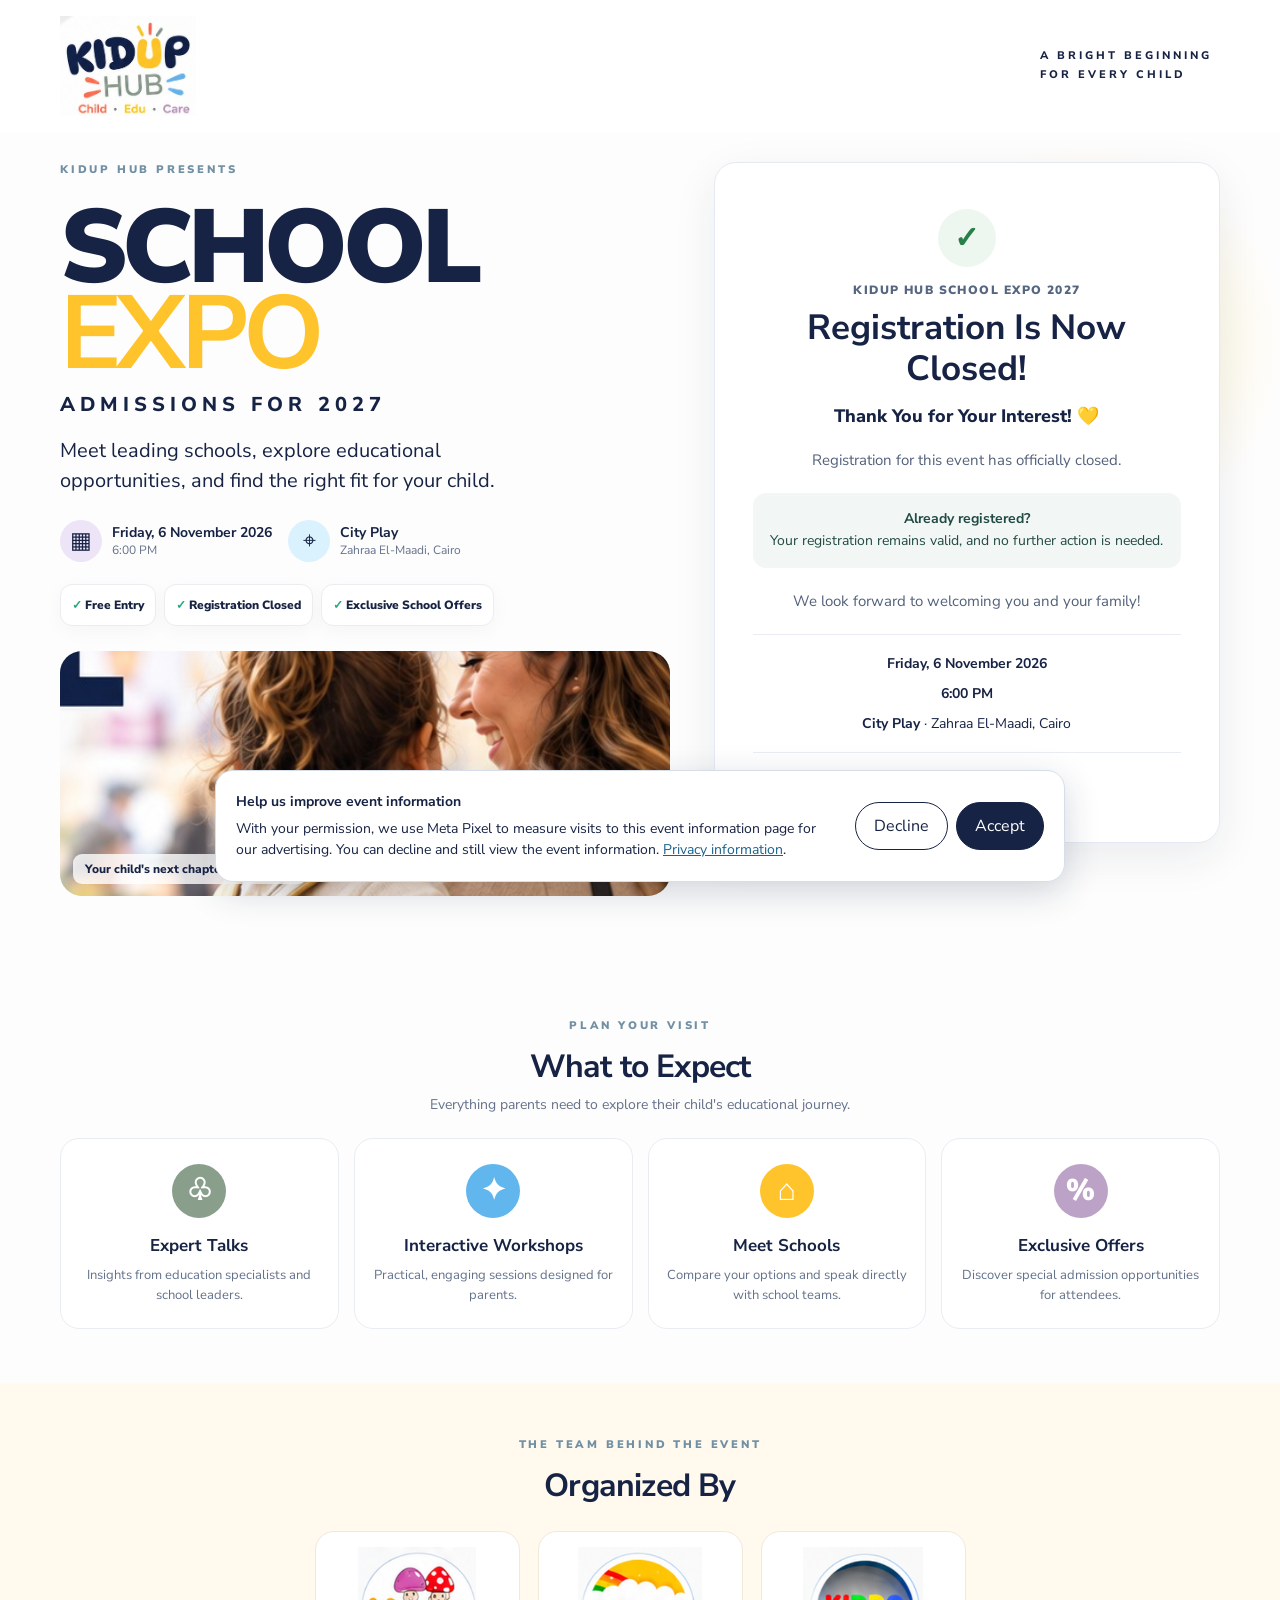
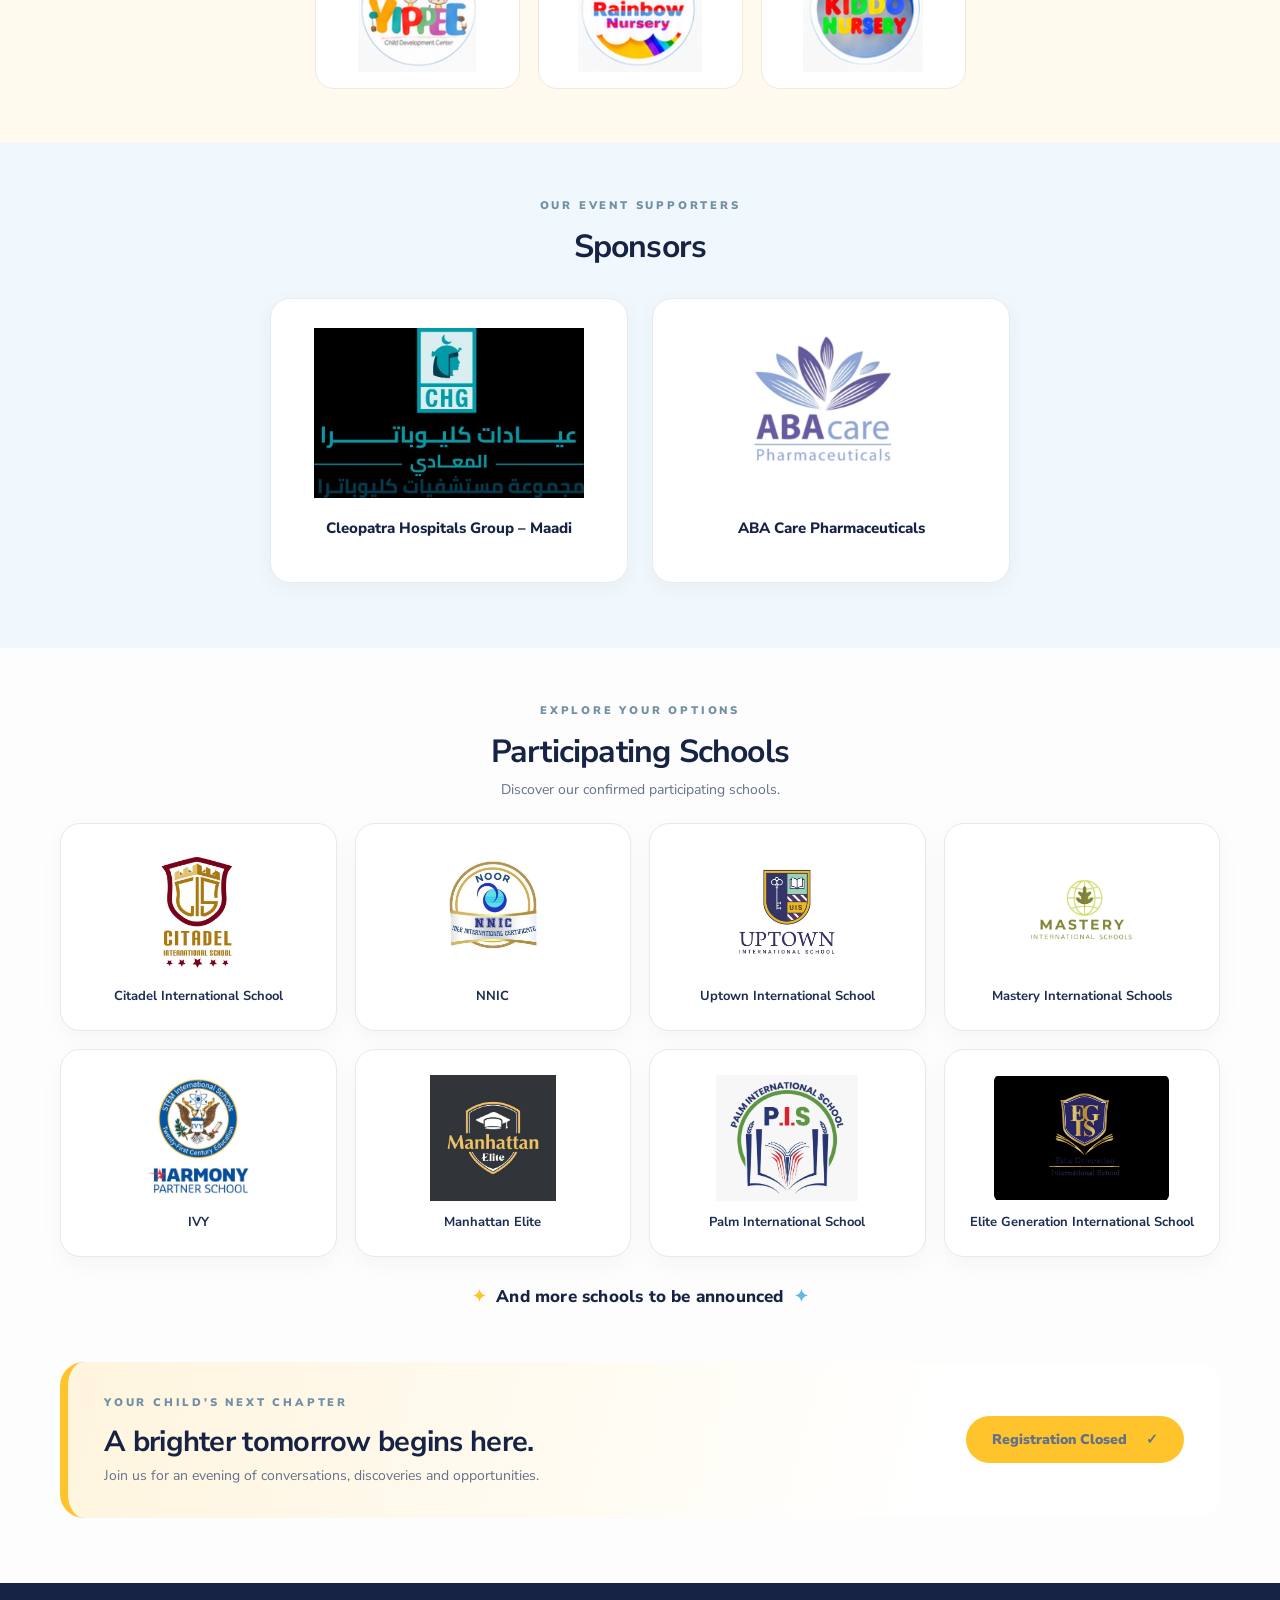
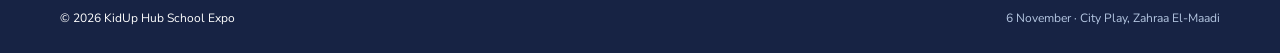
<file: index.html>
<!DOCTYPE html>
<html lang="en">
<head>
  <meta charset="UTF-8">
  <meta name="viewport" content="width=device-width,initial-scale=1">
  <meta name="theme-color" content="#172344">
  <meta name="description" content="Registration for KidUp Hub School Expo 2027 is now closed. The event takes place Friday, 6 November 2026 at 6 PM in City Play, Zahraa El-Maadi.">
  <title>School Expo 2027 | Registration Closed — KidUp Hub</title>

  <link rel="preconnect" href="https://fonts.googleapis.com">
  <link rel="preconnect" href="https://fonts.gstatic.com" crossorigin>
  <link href="https://fonts.googleapis.com/css2?family=Nunito+Sans:wght@400;500;600;700;800;900&display=swap" rel="stylesheet">
  <link rel="stylesheet" href="styles.css?v=20261030-sponsors-v2">

  <style>
    /* Sponsor section only - does not alter registration form */

    .sponsors-band {
      padding-top: 55px !important;
      padding-bottom: 65px !important;
    }

    .sponsors-band .section-head {
      margin-bottom: 30px;
      text-align: center;
    }

    .sponsors-band .sponsor-grid {
      display: grid !important;
      grid-template-columns: repeat(2, minmax(0, 1fr)) !important;
      gap: 24px !important;
      max-width: 740px !important;
      margin: 0 auto !important;
      align-items: stretch !important;
    }

    .sponsors-band .sponsor-tile {
      box-sizing: border-box !important;
      display: flex !important;
      flex-direction: column !important;
      align-items: center !important;
      justify-content: flex-start !important;
      gap: 14px !important;
      width: 100% !important;
      min-width: 0 !important;
      height: auto !important;
      min-height: 285px !important;
      margin: 0 !important;
      padding: 24px 20px !important;
      overflow: hidden !important;
      background: #ffffff !important;
      border: 1px solid #e7eaf0 !important;
      border-radius: 20px !important;
      box-shadow: 0 5px 20px rgba(23,35,68,.045) !important;
      text-align: center !important;
    }

    .sponsors-band .sponsor-logo-wrap {
      box-sizing: border-box;
      display: flex;
      align-items: center;
      justify-content: center;
      width: 100%;
      height: 180px;
      min-height: 180px;
      padding: 5px;
      overflow: hidden;
      background: #ffffff;
      border-radius: 12px;
    }

    .sponsors-band .sponsor-logo-wrap img {
      display: block !important;
      position: static !important;
      width: auto !important;
      height: auto !important;
      max-width: 100% !important;
      max-height: 170px !important;
      min-width: 0 !important;
      margin: 0 auto !important;
      padding: 0 !important;
      object-fit: contain !important;
      object-position: center !important;
      border: 0 !important;
      border-radius: 0 !important;
      box-shadow: none !important;
      transform: none !important;
    }

    .sponsors-band .sponsor-tile p {
      position: static !important;
      width: 100% !important;
      margin: 0 !important;
      padding: 0 !important;
      color: #172344 !important;
      font-family: 'Nunito Sans', sans-serif !important;
      font-size: 15px !important;
      font-weight: 800 !important;
      line-height: 1.5 !important;
      text-align: center !important;
      overflow-wrap: break-word;
    }

    .sponsors-band + .school-section {
      margin-top: 0 !important;
      padding-top: 55px !important;
      clear: both;
    }

    @media (max-width: 600px) {
      .sponsors-band {
        padding-top: 40px !important;
        padding-bottom: 45px !important;
      }

      .sponsors-band .sponsor-grid {
        grid-template-columns: minmax(0, 1fr) !important;
        gap: 18px !important;
        max-width: 340px !important;
      }

      .sponsors-band .sponsor-tile {
        min-height: 245px !important;
        padding: 18px !important;
      }

      .sponsors-band .sponsor-logo-wrap {
        height: 165px;
        min-height: 165px;
      }

      .sponsors-band .sponsor-logo-wrap img {
        max-height: 155px !important;
      }

      .sponsors-band + .school-section {
        padding-top: 40px !important;
      }
    }

    /* Registration-closed state: independent of existing form styles */
    .registration-closed-card {
      background: #fff;
      border: 1px solid #e5eaf2;
      border-radius: 22px;
      box-shadow: 0 14px 44px rgba(23, 35, 68, .08);
      padding: clamp(26px, 4vw, 46px) clamp(22px, 4vw, 38px);
      text-align: center;
      align-self: start;
      color: #172344;
    }
    .registration-closed-card .closed-mark {
      display: inline-grid;
      place-items: center;
      width: 58px;
      height: 58px;
      margin-bottom: 15px;
      border-radius: 50%;
      background: #edf7ef;
      color: #278047;
      font-size: 30px;
      font-weight: 800;
    }
    .registration-closed-card .closed-eyebrow {
      margin: 0 0 10px;
      letter-spacing: .12em;
      font-size: 12px;
      font-weight: 900;
      color: #576680;
    }
    .registration-closed-card h2 {
      font-size: clamp(27px, 3vw, 35px);
      line-height: 1.16;
      margin: 0 0 13px;
      color: #172344;
    }
    .registration-closed-card .closed-subtitle {
      font-size: 18px;
      line-height: 1.5;
      font-weight: 800;
      margin: 0 0 17px;
    }
    .registration-closed-card .closed-copy {
      color: #53617b;
      font-size: 15px;
      line-height: 1.75;
      margin: 0 0 12px;
    }
    .registration-closed-card .registered-note {
      background: #f2f7f6;
      border-radius: 13px;
      padding: 15px;
      margin: 20px 0;
      color: #214a43;
      line-height: 1.6;
      font-size: 14px;
    }
    .registration-closed-card .closed-details {
      border-top: 1px solid #e9edf3;
      border-bottom: 1px solid #e9edf3;
      padding: 18px 0;
      margin: 20px 0;
      display: grid;
      gap: 9px;
      font-size: 14px;
      line-height: 1.5;
    }
    .registration-closed-card .closed-footer {
      margin: 10px 0 0;
      color: #172344;
      font-weight: 900;
      font-size: 17px;
    }
  </style>
</head>

<body>

<header class="top">
  <div class="shell top-inner">
    <a href="#top" class="brand" aria-label="KidUp Hub homepage">
      <img src="assets/kidup-logo-reference.jpg" alt="KidUp Hub — Child Edu Care">
    </a>
    <span class="top-note">A BRIGHT BEGINNING FOR EVERY CHILD</span>
  </div>
</header>

<main id="top">

  <!-- HERO & REGISTRATION-CLOSED MESSAGE -->
  <section class="hero shell">
    <div class="hero-copy">
      <div class="eyebrow">KIDUP HUB PRESENTS</div>

      <h1>
        <span>SCHOOL</span>
        <strong>EXPO</strong>
      </h1>

      <p class="year">ADMISSIONS FOR 2027</p>

      <p class="lead">
        Meet leading schools, explore educational opportunities,
        and find the right fit for your child.
      </p>

      <div class="event-meta">
        <div class="meta">
          <span class="meta-icon">▦</span>
          <div>
            <b>Friday, 6 November 2026</b>
            <small>6:00 PM</small>
          </div>
        </div>

        <div class="meta">
          <span class="meta-icon sky">⌖</span>
          <div>
            <b>City Play</b>
            <small>Zahraa El-Maadi, Cairo</small>
          </div>
        </div>
      </div>

      <div class="highlights">
        <div><span>✓</span> Free Entry</div>
        <div><span>✓</span> Registration Closed</div>
        <div><span>✓</span> Exclusive School Offers</div>
      </div>

      <div class="hero-photo">
        <img src="assets/parent-child.jpg"
             alt="Parent and child discussing school choices">
        <div class="photo-caption">
          Your child's next chapter starts here.
        </div>
      </div>
    </div>

    <aside class="registration-closed-card" id="register" aria-labelledby="closed-heading">
      <div class="closed-mark" aria-hidden="true">✓</div>
      <p class="closed-eyebrow">KIDUP HUB SCHOOL EXPO 2027</p>
      <h2 id="closed-heading">Registration Is Now Closed!</h2>
      <p class="closed-subtitle">Thank You for Your Interest! 💛</p>
      <p class="closed-copy">Registration for this event has officially closed.</p>
      <div class="registered-note">
        <strong>Already registered?</strong><br>
        Your registration remains valid, and no further action is needed.
      </div>
      <p class="closed-copy">We look forward to welcoming you and your family!</p>
      <div class="closed-details">
        <div><strong>Friday, 6 November 2026</strong></div>
        <div><strong>6:00 PM</strong></div>
        <div><strong>City Play</strong> · Zahraa El-Maadi, Cairo</div>
      </div>
      <p class="closed-footer">See You at the Expo! 🎓</p>
    </aside>
  </section>

  <!-- WHAT TO EXPECT -->
  <section class="features section shell">
    <div class="section-head">
      <p class="eyebrow">PLAN YOUR VISIT</p>
      <h2>What to Expect</h2>
      <p>
        Everything parents need to explore
        their child's educational journey.
      </p>
    </div>

    <div class="feature-grid">
      <article class="feature">
        <div class="feature-ic green">♧</div>
        <h3>Expert Talks</h3>
        <p>Insights from education specialists and school leaders.</p>
      </article>

      <article class="feature">
        <div class="feature-ic blue">✦</div>
        <h3>Interactive Workshops</h3>
        <p>Practical, engaging sessions designed for parents.</p>
      </article>

      <article class="feature">
        <div class="feature-ic gold">⌂</div>
        <h3>Meet Schools</h3>
        <p>Compare your options and speak directly with school teams.</p>
      </article>

      <article class="feature">
        <div class="feature-ic lilac">%</div>
        <h3>Exclusive Offers</h3>
        <p>Discover special admission opportunities for attendees.</p>
      </article>
    </div>
  </section>

  <!-- ORGANIZERS -->
  <section class="section organizer-band">
    <div class="shell">
      <div class="section-head">
        <p class="eyebrow">THE TEAM BEHIND THE EVENT</p>
        <h2>Organized By</h2>
      </div>

      <div class="organizer-grid">
        <div class="logo-tile">
          <img src="assets/organizer-1.png"
               alt="Yippee Child Development Center">
        </div>

        <div class="logo-tile">
          <img src="assets/organizer-2.png"
               alt="Rainbow Nursery">
        </div>

        <div class="logo-tile">
          <img src="assets/organizer-3.png"
               alt="Kiddo Nursery">
        </div>
      </div>
    </div>
  </section>

  <!-- SPONSORS -->
  <section class="section sponsors-band">
    <div class="shell">

      <div class="section-head">
        <p class="eyebrow">OUR EVENT SUPPORTERS</p>
        <h2>Sponsors</h2>
      </div>

      <div class="sponsor-grid">

        <!-- Cleopatra -->
        <div class="logo-tile sponsor-tile">
          <div class="sponsor-logo-wrap">
            <img
              src="assets/chg.jpg"
              alt="Cleopatra Hospitals Group — Maadi"
              loading="lazy"
            >
          </div>
          <p>Cleopatra Hospitals Group – Maadi</p>
        </div>

        <!-- ABA Care -->
        <div class="logo-tile sponsor-tile">
          <div class="sponsor-logo-wrap">
            <img
              src="assets/aba-care-pharmaceuticals.webp"
              alt="ABA Care Pharmaceuticals"
              loading="lazy"
            >
          </div>
          <p>ABA Care Pharmaceuticals</p>
        </div>

      </div>
    </div>
  </section>

  <!-- PARTICIPATING SCHOOLS -->
  <section class="section school-section shell">
    <div class="section-head">
      <p class="eyebrow">EXPLORE YOUR OPTIONS</p>
      <h2>Participating Schools</h2>
      <p>Discover our confirmed participating schools.</p>
    </div>

    <div class="school-grid" id="schools">

      <div class="school-tile">
        <img src="assets/citadel.jpg"
             alt="Citadel International School logo"
             loading="lazy">
        <span>Citadel International School</span>
      </div>

      <div class="school-tile">
        <img src="assets/nnic.jpg"
             alt="NNIC logo"
             loading="lazy">
        <span>NNIC</span>
      </div>

      <div class="school-tile">
        <img src="assets/uptown.jpg"
             alt="Uptown International School logo"
             loading="lazy">
        <span>Uptown International School</span>
      </div>

      <div class="school-tile">
        <img src="assets/mastery-international-schools.webp"
             alt="Mastery International Schools logo"
             loading="lazy">
        <span>Mastery International Schools</span>
      </div>

      <div class="school-tile">
        <img src="assets/ivy.jpg"
             alt="IVY logo"
             loading="lazy">
        <span>IVY</span>
      </div>

      <div class="school-tile">
        <img src="assets/manhattan.jpg"
             alt="Manhattan Elite logo"
             loading="lazy">
        <span>Manhattan Elite</span>
      </div>

      <div class="school-tile">
        <img src="assets/palm.jpg"
             alt="Palm International School logo"
             loading="lazy">
        <span>Palm International School</span>
      </div>

      <div class="school-tile">
        <img src="assets/elite.jpg"
             alt="Elite Generation International School logo"
             loading="lazy">
        <span>Elite Generation International School</span>
      </div>

    </div>

    <p class="more-schools">And more schools to be announced</p>
  </section>

  <!-- CLOSING -->
  <section class="closing shell">
    <div>
      <p class="eyebrow">YOUR CHILD'S NEXT CHAPTER</p>
      <h2>A brighter tomorrow begins here.</h2>
      <p>
        Join us for an evening of conversations,
        discoveries and opportunities.
      </p>
    </div>

<p class="closing-btn" aria-label="Registration is closed">Registration Closed <span>✓</span></p>
  </section>

</main>

<footer>
  <div class="shell">
    © 2026 KidUp Hub School Expo
    <span>6 November · City Play, Zahraa El-Maadi</span>
  </div>
</footer>

<script src="pixel.js"></script>
<script src="config.js"></script>
<!-- Registration form removed; script.js is intentionally not loaded. -->

<!-- META PIXEL CONSENT -->
<div
  id="kidup-tracking-consent"
  class="kidup-consent-banner"
  role="dialog"
  aria-label="Optional advertising analytics"
  hidden
>
  <div class="kidup-consent-copy">
    <strong>Help us improve event information</strong>

    <p>
      With your permission, we use Meta Pixel to measure
      visits to this event information page for our advertising.
      You can decline and still view the event information.
      <a
        class="kidup-privacy-link"
        href="privacy-policy.html"
      >Privacy information</a>.
    </p>
  </div>

  <div class="kidup-consent-actions">
    <button
      type="button"
      class="secondary"
      data-consent-reject
    >Decline</button>

    <button
      type="button"
      data-consent-accept
    >Accept</button>
  </div>
</div>

</body>
</html>
</file>
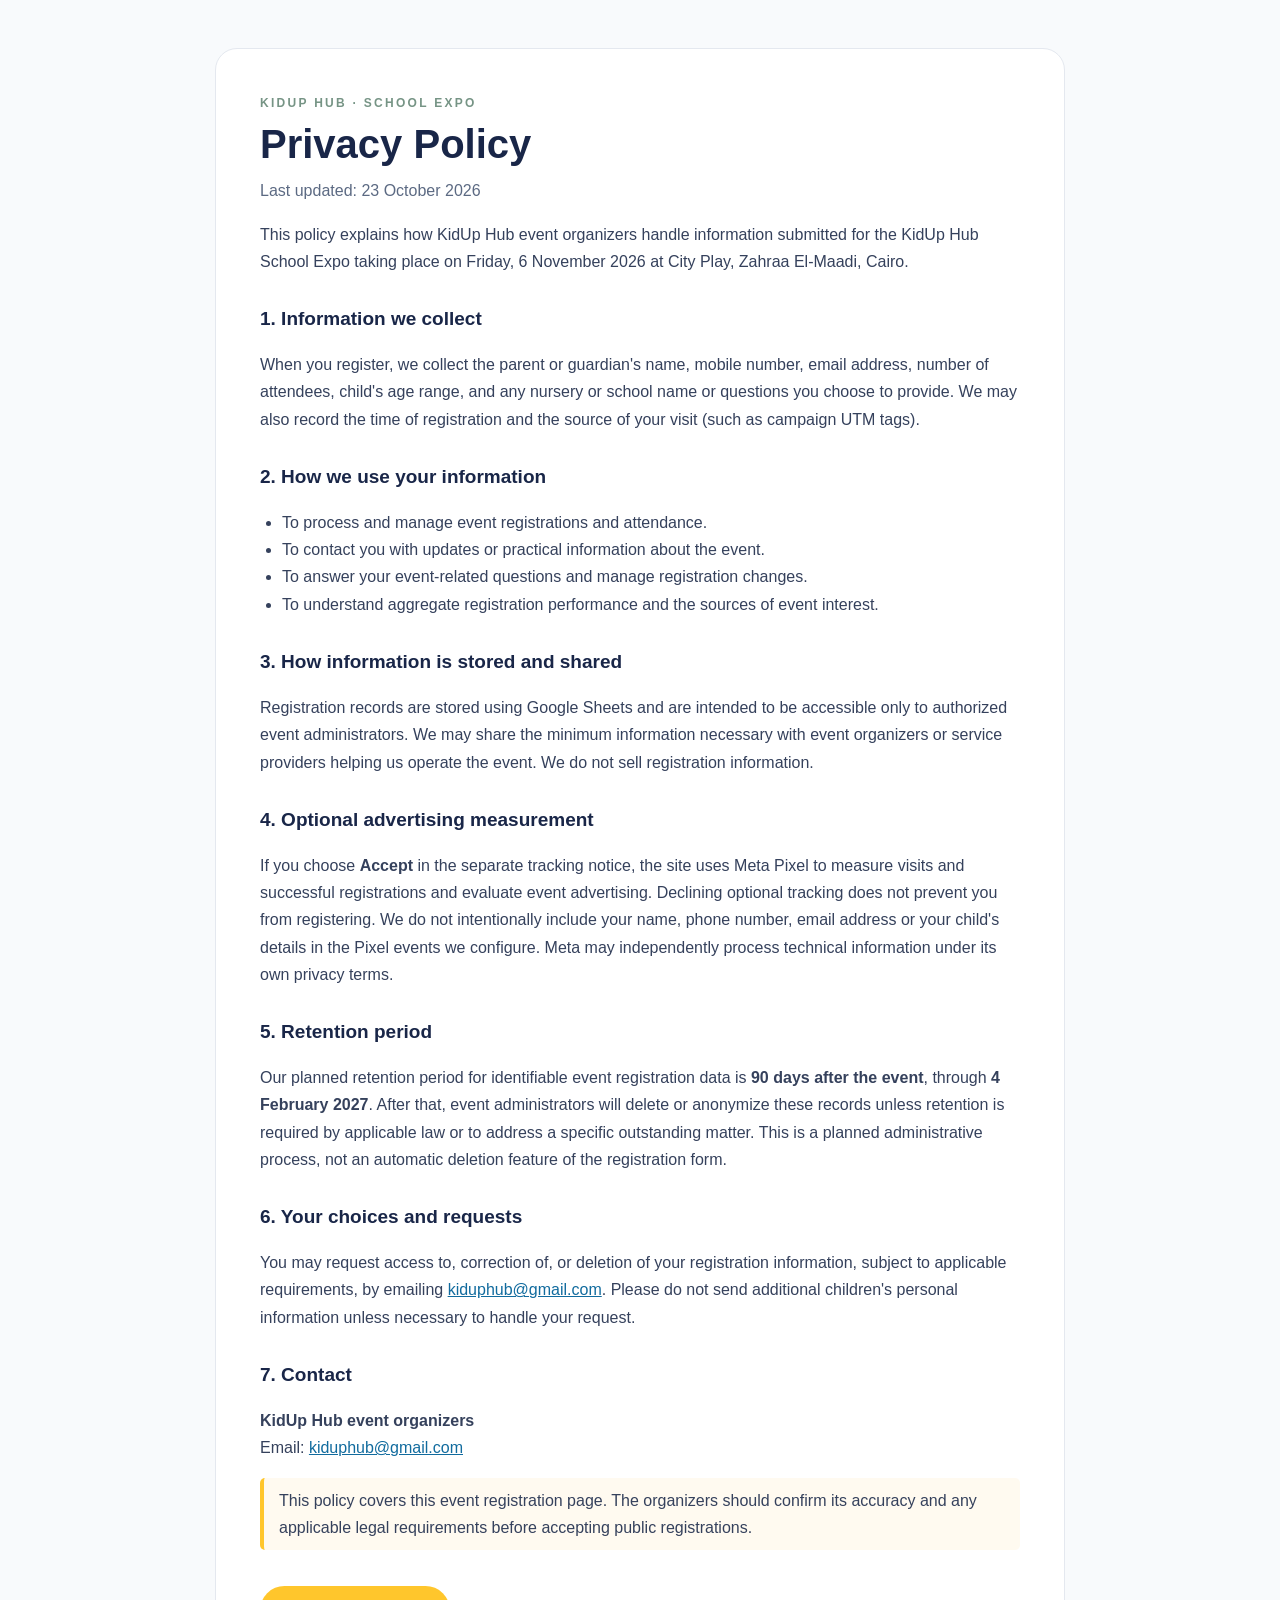
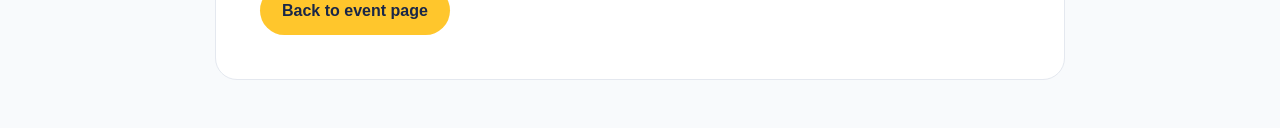
<file: privacy-policy.html>
<!doctype html>
<html lang="en">
<head>
  <meta charset="utf-8">
  <meta name="viewport" content="width=device-width, initial-scale=1">
  <meta name="color-scheme" content="light">
  <title>Privacy Policy | KidUp Hub School Expo</title>
  <style>
    :root{--navy:#192648;--muted:#5c6a83;--yellow:#ffc62c;--line:#e4e8ef}
    *{box-sizing:border-box}body{margin:0;background:#f8fafc;color:var(--navy);font:16px/1.7 Arial,Helvetica,sans-serif}
    main{max-width:850px;margin:48px auto;padding:44px;background:white;border:1px solid var(--line);border-radius:22px}
    h1{font-size:clamp(28px,5vw,40px);line-height:1.15;margin:8px 0 10px}h2{font-size:19px;margin:28px 0 8px}
    p,li{color:#35415c}ul{padding-left:22px}a{color:#116b9e}a:focus-visible{outline:3px solid var(--yellow);outline-offset:3px}
    .kicker{font-size:12px;font-weight:700;letter-spacing:.19em;color:#769485;text-transform:uppercase}
    .subtitle{color:var(--muted);margin-top:0}.tag{border-left:4px solid var(--yellow);padding:9px 15px;background:#fffaf0;border-radius:5px}
    .back{display:inline-block;margin-top:20px;background:var(--yellow);border-radius:30px;color:var(--navy);padding:11px 22px;text-decoration:none;font-weight:700}
    @media(max-width:650px){main{margin:0;border-radius:0;border:0;padding:26px 20px 42px}}
  </style>
</head>
<body>
<main>
  <div class="kicker">KidUp Hub · School Expo</div>
  <h1>Privacy Policy</h1>
  <p class="subtitle">Last updated: 23 October 2026</p>
  <p>This policy explains how KidUp Hub event organizers handle information submitted for the KidUp Hub School Expo taking place on Friday, 6 November 2026 at City Play, Zahraa El-Maadi, Cairo.</p>
  <h2>1. Information we collect</h2>
  <p>When you register, we collect the parent or guardian's name, mobile number, email address, number of attendees, child's age range, and any nursery or school name or questions you choose to provide. We may also record the time of registration and the source of your visit (such as campaign UTM tags).</p>
  <h2>2. How we use your information</h2>
  <ul><li>To process and manage event registrations and attendance.</li><li>To contact you with updates or practical information about the event.</li><li>To answer your event-related questions and manage registration changes.</li><li>To understand aggregate registration performance and the sources of event interest.</li></ul>
  <h2>3. How information is stored and shared</h2>
  <p>Registration records are stored using Google Sheets and are intended to be accessible only to authorized event administrators. We may share the minimum information necessary with event organizers or service providers helping us operate the event. We do not sell registration information.</p>
  <h2>4. Optional advertising measurement</h2>
  <p>If you choose <strong>Accept</strong> in the separate tracking notice, the site uses Meta Pixel to measure visits and successful registrations and evaluate event advertising. Declining optional tracking does not prevent you from registering. We do not intentionally include your name, phone number, email address or your child's details in the Pixel events we configure. Meta may independently process technical information under its own privacy terms.</p>
  <h2>5. Retention period</h2>
  <p>Our planned retention period for identifiable event registration data is <strong>90 days after the event</strong>, through <strong>4 February 2027</strong>. After that, event administrators will delete or anonymize these records unless retention is required by applicable law or to address a specific outstanding matter. This is a planned administrative process, not an automatic deletion feature of the registration form.</p>
  <h2>6. Your choices and requests</h2>
  <p>You may request access to, correction of, or deletion of your registration information, subject to applicable requirements, by emailing <a href="mailto:kiduphub@gmail.com">kiduphub@gmail.com</a>. Please do not send additional children's personal information unless necessary to handle your request.</p>
  <h2>7. Contact</h2>
  <p><strong>KidUp Hub event organizers</strong><br>Email: <a href="mailto:kiduphub@gmail.com">kiduphub@gmail.com</a></p>
  <p class="tag">This policy covers this event registration page. The organizers should confirm its accuracy and any applicable legal requirements before accepting public registrations.</p>
  <a class="back" href="./">Back to event page</a>
</main>
</body>
</html>
</file>
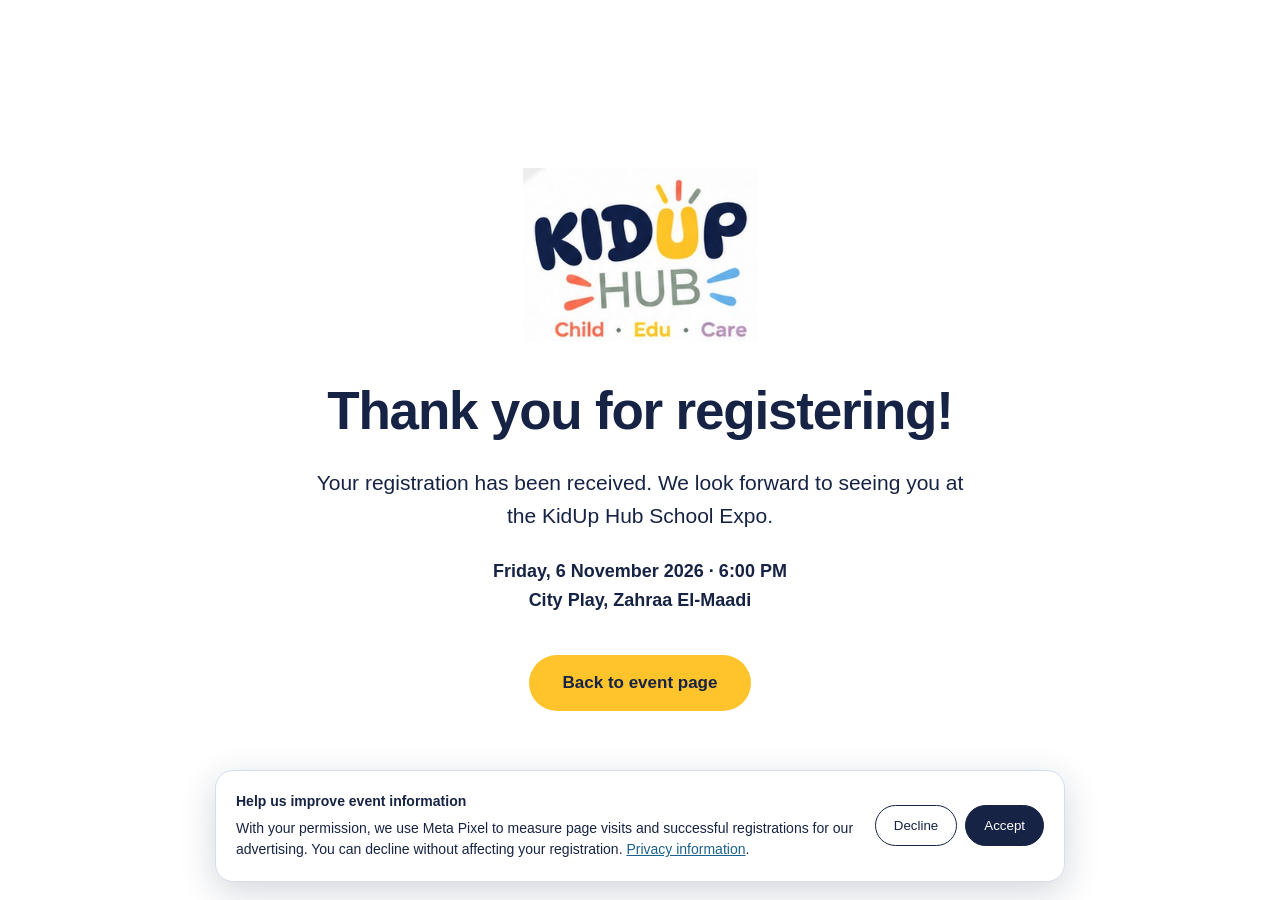
<file: thank-you.html>
<!DOCTYPE html>
<html lang="en">
<head>
  <meta charset="UTF-8">
  <meta name="viewport" content="width=device-width, initial-scale=1">
  <meta name="theme-color" content="#ffffff">
  <title>Registration Confirmed | KidUp Hub School Expo</title>
  <style>
    :root { --navy:#172344; --yellow:#ffc42c; --muted:#64718a; }
    *,*::before,*::after { box-sizing:border-box; }
    html,body { min-height:100%; }
    body { margin:0; background:#fff; color:var(--navy); font-family:Arial,Helvetica,sans-serif; }
    .confirmation { width:min(92%,740px); min-height:100svh; margin:0 auto; padding:64px 12px 85px; display:flex; flex-direction:column; align-items:center; justify-content:center; text-align:center; }
    .brand { width:min(235px,58vw); height:auto; display:block; object-fit:contain; mix-blend-mode:multiply; margin:0 auto 39px; }
    h1 { font-size:clamp(30px,5vw,53px); line-height:1.15; margin:0 0 24px; font-weight:800; letter-spacing:-1.2px; }
    .intro { max-width:660px; font-size:clamp(16px,2.1vw,21px); line-height:1.6; margin:0 auto 24px; }
    .details { font-size:clamp(14px,1.9vw,18px); line-height:1.6; font-weight:600; margin:0 auto 40px; }
    .back-button, .back-button:link, .back-button:visited { background:var(--yellow); color:var(--navy); border:0; border-radius:999px; display:inline-flex; align-items:center; justify-content:center; text-align:center; min-height:56px; padding:17px 34px; font-size:17px; font-weight:800; text-decoration:none; width:auto; max-width:100%; transition:background .18s,transform .18s; }
    .back-button:hover { background:#ffcf53; transform:translateY(-1px); }
    .back-button:focus-visible { outline:3px solid var(--navy); outline-offset:4px; }
    @media(max-width:500px){ .confirmation{padding:45px 8px 64px;}.brand{margin-bottom:28px}.intro{margin-bottom:18px}.details{margin-bottom:30px}.back-button{width:100%;max-width:290px;} }
  </style>
<style>.kidup-consent-banner[hidden] {display:none!important}
.kidup-consent-banner{position:fixed;bottom:18px;left:18px;right:18px;max-width:850px;margin:0 auto;z-index:2000;
 background:white;color:#172344;border:1px solid #d6deea;box-shadow:0 10px 35px #14244630;padding:20px;
 border-radius:18px;display:flex;gap:18px;align-items:center;justify-content:space-between;font-family:inherit;}
.kidup-consent-copy{flex:1;font-size:14px;line-height:1.55}
.kidup-consent-copy p{margin:5px 0 0}
.kidup-consent-actions{display:flex;gap:8px;flex-shrink:0}
.kidup-consent-actions button{cursor:pointer;border-radius:25px;padding:12px 18px;font:700 14px inherit;background:#172344;color:white;border:1px solid #172344}
.kidup-consent-actions .secondary{background:white;color:#172344}
.kidup-privacy-link{color:#1a628d;text-decoration:underline}
@media(max-width:650px){.kidup-consent-banner{flex-direction:column;align-items:stretch;bottom:10px;left:10px;right:10px;padding:16px}.kidup-consent-actions button{flex:1}}
</style></head>
<body>
  <main class="confirmation">
    <img class="brand" src="assets/kidup-logo-reference.jpg" alt="KidUp Hub logo">
    <h1>Thank you for registering!</h1>
    <p class="intro">Your registration has been received. We look forward to seeing you at the KidUp Hub School Expo.</p>
    <p class="details">Friday, 6 November 2026 · 6:00 PM<br>City Play, Zahraa El-Maadi</p>
    <a class="back-button" href="/kidup-school-expo/">Back to event page</a>
  </main>
<script src="pixel.js"></script><div id="kidup-tracking-consent" class="kidup-consent-banner" role="dialog" aria-label="Optional advertising analytics" hidden>
  <div class="kidup-consent-copy"><strong>Help us improve event information</strong>
    <p>With your permission, we use Meta Pixel to measure page visits and successful registrations for our advertising. You can decline without affecting your registration. <a class="kidup-privacy-link" href="privacy-policy.html">Privacy information</a>.</p>
  </div><div class="kidup-consent-actions"><button type="button" class="secondary" data-consent-reject>Decline</button><button type="button" data-consent-accept>Accept</button></div>
</div></body>
</html>
</file>
<file: styles.css>
:root{--navy:#172344;--yellow:#ffc42c;--sky:#61b6ed;--coral:#fb7860;--lilac:#bba2c6;--sage:#899e8b;--muted:#64718a;--border:#e7eaf2}*{box-sizing:border-box}html{scroll-behavior:smooth;scroll-padding-top:24px}body{margin:0;font-family:"Nunito Sans",Arial,sans-serif;color:var(--navy);background:#fdfdfd}button,input,select,textarea{font:inherit}img{max-width:100%}.shell{width:min(1160px,calc(100% - 46px));margin:auto}.top{background:#fff}.top-inner{display:flex;align-items:center;justify-content:space-between;padding:16px 0}.brand img{display:block;width:136px;height:auto;mix-blend-mode:multiply}.top-note{max-width:180px;letter-spacing:3px;font-size:11px;font-weight:800;line-height:1.7}.hero{display:grid;grid-template-columns:minmax(0,1fr) minmax(380px,.83fr);gap:44px;padding-top:30px;padding-bottom:68px;position:relative}.hero:before{content:"";position:absolute;z-index:-1;inset:0 -6vw auto auto;height:420px;width:420px;background:radial-gradient(circle,#fff2c7 0%,transparent 67%)}.eyebrow{color:#7190a4;letter-spacing:2.8px;font-size:11px;font-weight:900;margin:0 0 12px}.hero-copy h1{font-size:clamp(70px,8.1vw,116px);font-weight:900;line-height:.83;letter-spacing:-5px;margin:28px 0 14px}.hero-copy h1 span,.hero-copy h1 strong{display:block}.hero-copy h1 strong{color:var(--yellow)}.year{font-size:20px;letter-spacing:5px;font-weight:800;margin:0 0 18px}.lead{font-size:20px;line-height:1.48;max-width:460px;margin:0 0 24px}.event-meta{display:flex;gap:16px;flex-wrap:wrap}.meta{display:flex;align-items:center;gap:10px}.meta-icon{width:42px;height:42px;border-radius:50%;display:grid;place-items:center;background:#ede4f8;color:var(--navy);font-size:23px}.meta-icon.sky{background:#daf1fe}.meta b,.meta small{display:block}.meta b{font-size:14px}.meta small{font-size:12px;color:var(--muted)}.highlights{display:flex;gap:8px;flex-wrap:wrap;margin-top:22px}.highlights div{background:white;border:1px solid #ecedf0;border-radius:12px;padding:12px 11px;font-size:12px;font-weight:850;box-shadow:0 5px 20px #17234409}.highlights span{color:#27a681;font-weight:900}.hero-photo{margin-top:25px;position:relative;border-radius:22px;overflow:hidden;height:245px;background:#eaf4f6}.hero-photo img{width:100%;height:100%;object-fit:cover;object-position:center 42%}.photo-caption{position:absolute;bottom:12px;left:13px;padding:7px 12px;border-radius:9px;background:#fffc;color:var(--navy);font-size:12px;font-weight:800}.form-card{position:relative;background:#fff;padding:29px 28px 24px;border-radius:25px;box-shadow:0 17px 65px #14274416;border:1px solid #f0f0f2;align-self:start}.form-accent{position:absolute;left:30px;right:30px;top:0;height:5px;border-radius:0 0 8px 8px;background:linear-gradient(90deg,var(--yellow),var(--sky),var(--sage),var(--coral),var(--lilac))}.form-eyebrow{color:var(--sage);font-size:11px;letter-spacing:1.6px;font-weight:900;margin:0 0 6px}.form-card h2{font-size:30px;letter-spacing:-.7px;margin:0 0 5px;line-height:1.18}.form-description{font-size:14px;color:var(--muted);margin:0 0 22px}.field{margin:0 0 13px}.field label{display:block;font-size:12px;font-weight:900;margin-bottom:6px}.field em,.consent em{font-style:normal;color:#d64b57}.field label span{color:var(--muted);font-weight:500}.field input,.field select,.field textarea{border:1px solid #dbe1eb;border-radius:11px;min-height:45px;width:100%;padding:11px 13px;background:#fff;color:var(--navy);outline:none;font-size:13px;transition:border-color .2s,box-shadow .2s}.field textarea{resize:vertical}.field :is(input,select,textarea):focus{border-color:var(--sky);box-shadow:0 0 0 3px #61b6ed29}.field ::placeholder{color:#9ba5b8}.form-pair{display:grid;grid-template-columns:1fr 1fr;gap:13px}.consent{display:flex;align-items:flex-start;gap:10px;font-size:12px;line-height:1.5;color:#56637a;margin:0 0 13px}.consent input{width:16px;height:16px;flex:none;accent-color:var(--navy)}.primary{background:var(--navy);border:0;border-radius:24px;color:#fff;padding:15px 20px;font-weight:900;width:100%;cursor:pointer;display:flex;align-items:center;justify-content:center;gap:14px}.primary:hover{background:#2a3d69}.primary span{font-size:23px}.fine{text-align:center;margin:12px 0 0;color:#798398;font-size:11px;line-height:1.5}.hidden-field{position:absolute;left:-9999px}.section{padding:54px 0}.section-head{text-align:center;margin-bottom:24px}.section-head h2{font-size:32px;margin:0 0 7px;letter-spacing:-.8px}.section-head>p:last-child{color:var(--muted);font-size:14px;margin:0}.feature-grid{display:grid;grid-template-columns:repeat(4,1fr);gap:15px}.feature{border:1px solid #e9edf3;border-radius:19px;padding:25px 16px 23px;text-align:center;background:#fff}.feature-ic{height:54px;width:54px;border-radius:100%;display:grid;place-items:center;margin:0 auto 16px;color:#fff;font-size:30px;font-weight:900}.green{background:var(--sage)}.blue{background:var(--sky)}.gold{background:var(--yellow)}.lilac{background:var(--lilac)}.feature h3{margin:0 0 8px;font-size:17px}.feature p{font-size:13px;color:var(--muted);line-height:1.55;margin:0}.organizer-band{background:#fff9ee}.organizer-grid{display:flex;justify-content:center;gap:18px;flex-wrap:wrap}.logo-tile{width:205px;height:158px;display:grid;place-items:center;background:#fff;border:1px solid #f1e9dc;border-radius:19px;padding:15px}.logo-tile img{width:125px;height:125px;object-fit:contain}.sponsors-band{background:#f0f8fd}.sponsor-grid{display:grid;grid-template-columns:repeat(4,1fr);gap:14px}.placeholder{background:#fff;border:1px dashed #bac8d5;min-height:110px;border-radius:15px;display:flex;flex-direction:column;align-items:center;justify-content:center;font-size:14px;font-weight:900;color:#54647c}.placeholder small{font-size:11px;font-weight:400;color:#8c99aa}.school-grid{display:grid;grid-template-columns:repeat(4,1fr);gap:12px}.school-placeholder{height:91px;border-radius:14px;border:1px dashed #cbd4df;display:grid;place-items:center;font-size:12px;color:#8290a5;background:#fdfefe}.closing{display:flex;align-items:center;justify-content:space-between;gap:30px;padding:33px 36px;background:linear-gradient(105deg,#fff5de,#fff 75%);border-radius:24px;margin-bottom:65px;border-left:8px solid var(--yellow)}.closing h2{font-size:29px;margin:0 0 5px;letter-spacing:-.7px}.closing p:last-child{font-size:14px;color:var(--muted);margin:0}.closing-btn{background:var(--yellow);border-radius:100px;text-decoration:none;color:var(--navy);font-weight:900;padding:14px 26px;white-space:nowrap}.closing-btn span{margin-left:15px}footer{padding:27px 0;background:var(--navy);color:white;font-size:12px}footer .shell{display:flex;gap:10px;justify-content:space-between}footer span{color:#b5c7e2}@media(max-width:950px){.hero{grid-template-columns:1fr;gap:24px}.hero-copy h1{font-size:85px}.hero-photo{max-width:600px}.form-card{max-width:650px;width:100%;margin:auto}.feature-grid{grid-template-columns:repeat(2,1fr)}}@media(max-width:610px){.shell{width:min(100% - 28px,550px)}.top-inner{padding:12px 0}.brand img{width:110px}.top-note{max-width:120px;font-size:9px;letter-spacing:1.7px}.hero{padding:11px 0 38px}.hero-copy h1{font-size:clamp(62px,16vw,82px);letter-spacing:-3px;margin:22px 0 12px}.year{font-size:15px;letter-spacing:2.8px}.lead{font-size:17px}.hero-photo{height:190px}.form-card{padding:24px 18px 19px;border-radius:20px}.form-card h2{font-size:27px}.form-pair{grid-template-columns:1fr;gap:0}.section{padding:40px 0}.section-head h2{font-size:27px}.feature-grid,.sponsor-grid,.school-grid{grid-template-columns:repeat(2,1fr)}.feature{padding:20px 12px}.feature h3{font-size:15px}.feature p{font-size:12px}.organizer-grid{gap:8px}.logo-tile{width:calc(33.33% - 6px);height:110px;padding:5px}.logo-tile img{width:94px;height:94px}.placeholder{font-size:12px;text-align:center;padding:8px}.closing{flex-direction:column;align-items:flex-start;padding:27px 22px;margin-bottom:35px}.closing h2{font-size:26px}footer .shell{flex-direction:column}}

/* Confirmed brand marks: preserve complete logos and original color backgrounds. */
.school-grid{display:grid;grid-template-columns:repeat(4,minmax(0,1fr));gap:18px}
.school-tile{background:#fff;border:1px solid #e5e9ee;border-radius:20px;min-width:0;min-height:208px;padding:18px;display:flex;flex-direction:column;align-items:center;justify-content:center;gap:12px;box-shadow:0 8px 24px rgba(23,35,68,.035)}
.school-tile img{height:126px;width:100%;max-width:175px;object-fit:contain;display:block;border-radius:6px}
.school-tile span{font-size:13px;color:#1c2e50;font-weight:700;line-height:1.4;text-align:center}
.sponsor-grid--single{display:flex;justify-content:center;align-items:center}
.sponsor-tile{width:min(100%,400px);padding:22px 24px;display:flex;align-items:center;flex-direction:column;gap:12px}
.sponsor-tile img{width:min(100%,330px);height:auto;max-height:210px;object-fit:contain;border-radius:6px;background:#111}
.sponsor-tile p{text-align:center;margin:0;color:#263653;font-size:14px;font-weight:700}
@media(max-width:800px){.school-grid{grid-template-columns:repeat(2,minmax(0,1fr));gap:12px}.school-tile{min-height:170px;padding:11px}.school-tile img{height:96px;max-width:145px}.school-tile span{font-size:11px}}
@media(max-width:390px){.school-tile{min-height:150px}.school-tile img{height:85px}}

.more-schools{text-align:center;margin:28px auto 0;color:#172344;font-size:17px;font-weight:800;letter-spacing:.2px}.more-schools:before{content:"✦";color:#ffc42c;margin-right:10px}.more-schools:after{content:"✦";color:#61b6ed;margin-left:10px}@media(max-width:610px){.more-schools{font-size:14px;margin-top:20px}}

/* KidUp mobile sponsor section – prevents fixed-height sponsor card overflow */
.sponsors-band { position: relative; }
.sponsor-grid--single { display: flex; justify-content: center; align-items: stretch; }
.sponsor-grid--single .sponsor-tile {
  box-sizing: border-box;
  width: min(100%, 400px);
  height: auto;
  min-height: 0;
  padding: 20px;
  display: flex;
  flex-direction: column;
  align-items: center;
  justify-content: center;
  gap: 12px;
  overflow: hidden;
}
.sponsor-grid--single .sponsor-tile img {
  display: block;
  width: 100%;
  max-width: 330px;
  max-height: none;
  height: auto;
  object-fit: contain;
  flex: 0 0 auto;
}
.sponsor-grid--single .sponsor-tile p {
  max-width: 100%;
  overflow-wrap: break-word;
  text-align: center;
  line-height: 1.45;
}
.school-section { clear: both; }
@media (max-width: 610px) {
  .sponsors-band { padding: 36px 0 42px; }
  .sponsor-grid--single { width: 100%; }
  .sponsor-grid--single .sponsor-tile {
    width: min(100%, 360px);
    height: auto;
    padding: 18px;
    border-radius: 18px;
  }
  .sponsor-grid--single .sponsor-tile img { max-width: 100%; }
  .sponsor-grid--single .sponsor-tile p { font-size: 12px; }
  .school-section { padding-top: 44px; }
}


.kidup-consent-banner[hidden] {display:none!important}
.kidup-consent-banner{position:fixed;bottom:18px;left:18px;right:18px;max-width:850px;margin:0 auto;z-index:2000;
 background:white;color:#172344;border:1px solid #d6deea;box-shadow:0 10px 35px #14244630;padding:20px;
 border-radius:18px;display:flex;gap:18px;align-items:center;justify-content:space-between;font-family:inherit;}
.kidup-consent-copy{flex:1;font-size:14px;line-height:1.55}
.kidup-consent-copy p{margin:5px 0 0}
.kidup-consent-actions{display:flex;gap:8px;flex-shrink:0}
.kidup-consent-actions button{cursor:pointer;border-radius:25px;padding:12px 18px;font:700 14px inherit;background:#172344;color:white;border:1px solid #172344}
.kidup-consent-actions .secondary{background:white;color:#172344}
.kidup-privacy-link{color:#1a628d;text-decoration:underline}
@media(max-width:650px){.kidup-consent-banner{flex-direction:column;align-items:stretch;bottom:10px;left:10px;right:10px;padding:16px}.kidup-consent-actions button{flex:1}}
</file>
